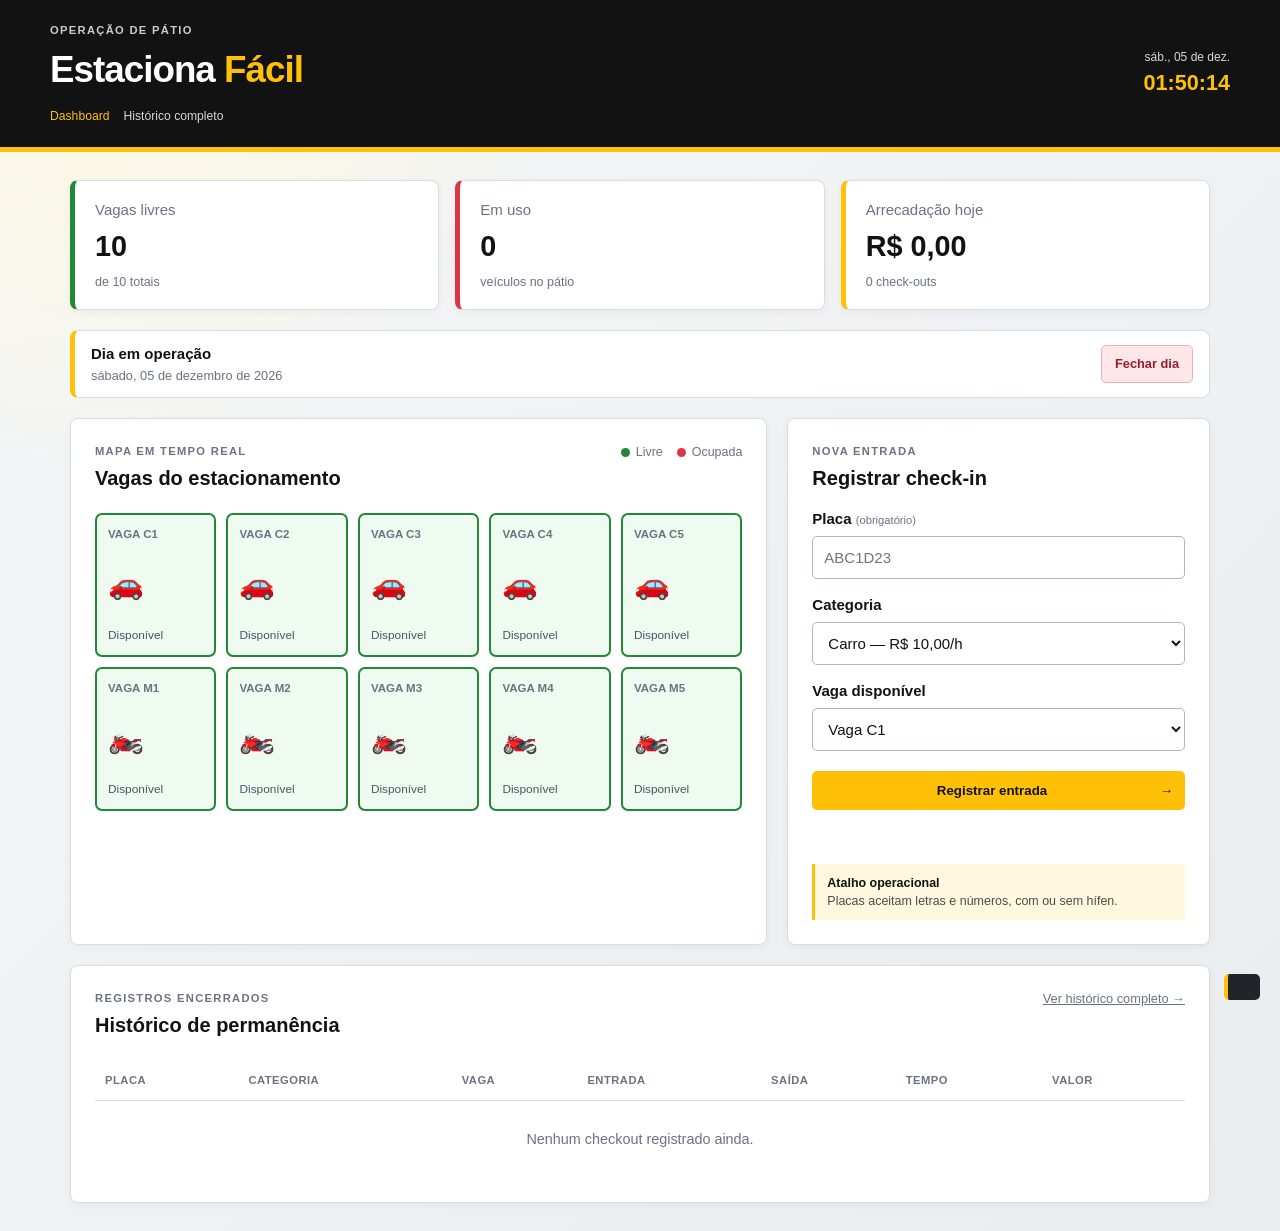
<file: public/index.html>
<!doctype html>
<html lang="pt-BR">
<head>
  <meta charset="utf-8">
  <meta name="viewport" content="width=device-width, initial-scale=1">
  <meta name="description" content="Dashboard local de controle do estacionamento Estaciona Fácil">
  <link rel="icon" type="image/svg+xml" href="favicon.svg">
  <title>Estaciona Fácil</title>
  <link rel="stylesheet" href="style.css">
</head>
<body>
  <header class="topbar">
    <div><p class="eyebrow">OPERAÇÃO DE PÁTIO</p><h1>Estaciona <span>Fácil</span></h1><nav class="main-nav" aria-label="Navegação principal"><a class="active" href="index.html">Dashboard</a><a href="historico.html">Histórico completo</a></nav></div>
    <div class="clock" aria-live="polite"><span id="current-date">--</span><strong id="current-time">--:--:--</strong></div>
  </header>
  <main class="container">
    <section class="summary" aria-label="Resumo do estacionamento">
      <article class="metric"><span>Vagas livres</span><strong id="free-count">10</strong><small>de 10 totais</small></article>
      <article class="metric occupied"><span>Em uso</span><strong id="occupied-count">0</strong><small>veículos no pátio</small></article>
      <article class="metric revenue"><span>Arrecadação hoje</span><strong id="revenue-total">R$ 0,00</strong><small id="checkout-count">0 check-outs</small></article>
    </section>

    <div class="day-bar"><div><strong id="day-status">Dia atual</strong><span id="day-label"></span></div><div class="day-actions"><button id="close-day" class="danger-button" type="button">Fechar dia</button><button id="new-day" class="primary small-button" type="button" hidden>Abrir novo dia</button></div></div>
    <div class="layout">
      <section class="panel parking-panel" aria-labelledby="parking-title">
        <div class="section-heading"><div><p class="eyebrow">MAPA EM TEMPO REAL</p><h2 id="parking-title">Vagas do estacionamento</h2></div><div class="legend"><span class="dot free-dot"></span>Livre <span class="dot busy-dot"></span>Ocupada</div></div>
        <div id="parking-grid" class="parking-grid"></div>
      </section>
      <aside class="panel checkin-panel" aria-labelledby="checkin-title">
        <p class="eyebrow">NOVA ENTRADA</p><h2 id="checkin-title">Registrar check-in</h2>
        <form id="checkin-form" novalidate>
          <label for="plate">Placa <span>(obrigatório)</span></label>
          <input id="plate" name="plate" maxlength="8" placeholder="ABC1D23" autocomplete="off" required>
          <label for="category">Categoria</label>
          <select id="category" name="category"><option value="car">Carro — R$ 10,00/h</option><option value="motorcycle">Moto — R$ 8,00/h</option></select>
          <label for="slot">Vaga disponível</label>
          <select id="slot" name="slot" required></select>
          <button class="primary" type="submit">Registrar entrada <span aria-hidden="true">→</span></button>
          <p id="form-message" class="form-message" role="alert"></p>
        </form>
        <div class="tip"><strong>Atalho operacional</strong><br>Placas aceitam letras e números, com ou sem hífen.</div>
      </aside>
    </div>

    <section class="panel history-panel" aria-labelledby="history-title">
      <div class="section-heading"><div><p class="eyebrow">REGISTROS ENCERRADOS</p><h2 id="history-title">Histórico de permanência</h2></div><a class="text-button" href="historico.html">Ver histórico completo →</a></div>
      <div class="table-wrap"><table><thead><tr><th>Placa</th><th>Categoria</th><th>Vaga</th><th>Entrada</th><th>Saída</th><th>Tempo</th><th>Valor</th></tr></thead><tbody id="history-body"></tbody></table></div>
      <div id="history-empty" class="empty-state">Nenhum checkout registrado ainda.</div>
    </section>
  </main>
  <div id="toast" class="toast" role="status" aria-live="polite"></div>
  <script src="storage.js"></script>
  <script src="billing.js"></script>
  <script src="app.js"></script>
</body>
</html>
</file>
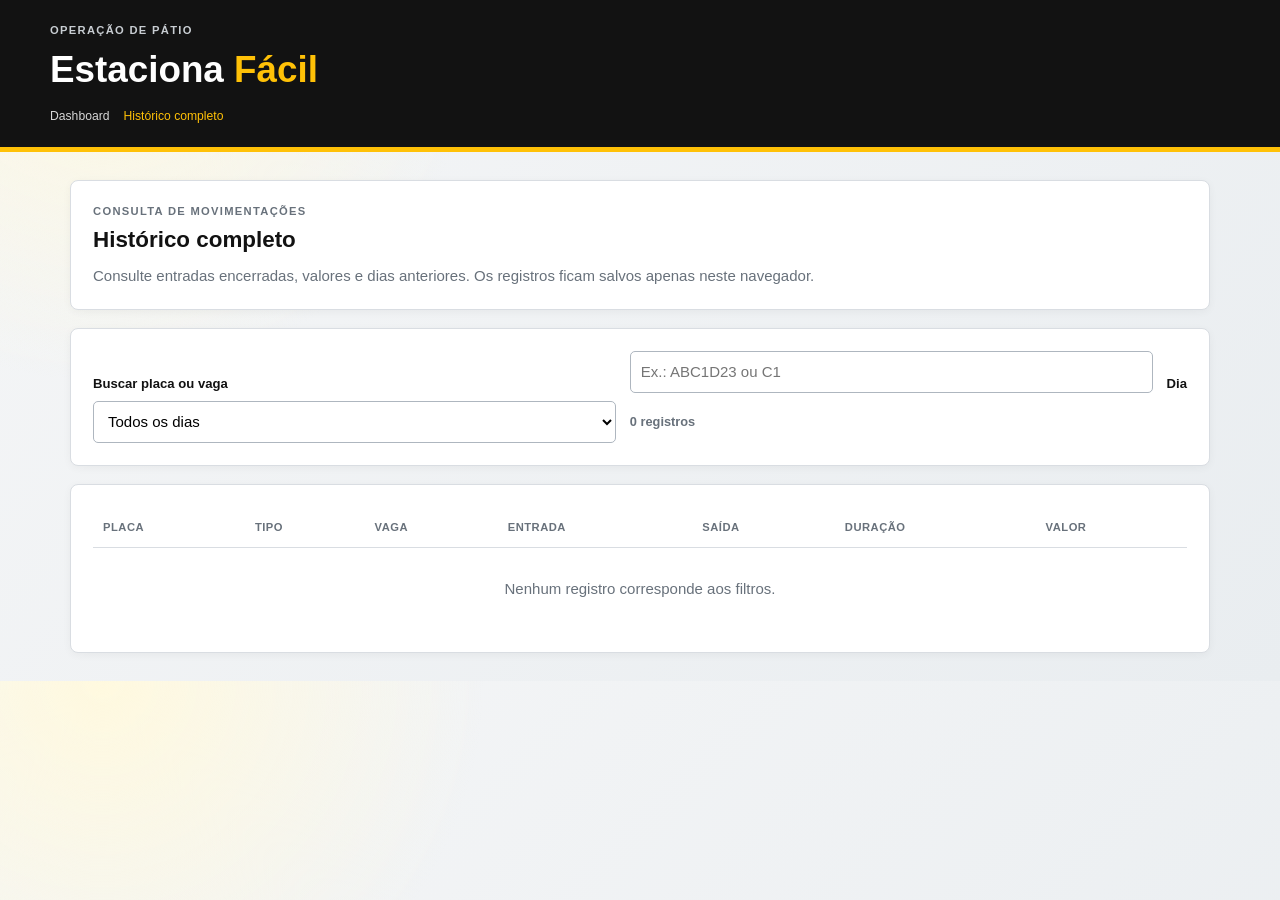
<file: public/historico.html>
<!doctype html>
<html lang="pt-BR"><head><meta charset="utf-8"><meta name="viewport" content="width=device-width, initial-scale=1"><meta name="description" content="Histórico completo do Estaciona Fácil"><link rel="icon" type="image/svg+xml" href="favicon.svg"><link rel="stylesheet" href="historico.css"><title>Histórico — Estaciona Fácil</title></head>
<body><header class="topbar"><div><p class="eyebrow">OPERAÇÃO DE PÁTIO</p><h1>Estaciona <span>Fácil</span></h1><nav aria-label="Navegação principal"><a href="index.html">Dashboard</a><a class="active" href="historico.html">Histórico completo</a></nav></div></header>
<main class="container"><section class="panel intro"><p class="eyebrow">CONSULTA DE MOVIMENTAÇÕES</p><h2>Histórico completo</h2><p>Consulte entradas encerradas, valores e dias anteriores. Os registros ficam salvos apenas neste navegador.</p></section>
<section class="panel filters" aria-label="Filtros do histórico"><label for="search">Buscar placa ou vaga</label><input id="search" type="search" placeholder="Ex.: ABC1D23 ou C1" autocomplete="off"><label for="day-filter">Dia</label><select id="day-filter"><option value="all">Todos os dias</option></select><strong id="result-count"></strong></section>
<section class="panel"><div class="table-wrap"><table><thead><tr><th>Placa</th><th>Tipo</th><th>Vaga</th><th>Entrada</th><th>Saída</th><th>Duração</th><th>Valor</th></tr></thead><tbody id="history-body"></tbody></table></div><div id="empty" class="empty">Nenhum registro corresponde aos filtros.</div></section></main><script src="storage.js"></script><script src="historico.js"></script></body></html>
</file>
<file: public/style.css>
:root{--ink:#121212;--dark:#212529;--muted:#6b7280;--line:#d9dde2;--yellow:#ffc107;--red:#dc3545;--green:#218838;--paper:#f5f6f7}*{box-sizing:border-box}body{margin:0;background:var(--paper);color:var(--ink);font:15px/1.45 Arial,sans-serif}.topbar{background:var(--ink);color:#fff;padding:22px max(22px,calc((100% - 1180px)/2));display:flex;justify-content:space-between;align-items:center;border-bottom:5px solid var(--yellow)}h1,h2,p{margin:0}h1{font-size:clamp(1.6rem,3vw,2.3rem);letter-spacing:-1px}.topbar h1 span{color:var(--yellow)}h2{font-size:1.25rem}.eyebrow{font-size:.7rem;font-weight:800;letter-spacing:1.3px;color:var(--muted);margin-bottom:5px}.topbar .eyebrow{color:#c8cdd2}.clock{text-align:right;display:grid;gap:1px}.clock strong{font-size:1.35rem;color:var(--yellow);font-variant-numeric:tabular-nums}.clock span{font-size:.75rem;color:#d7d7d7}.container{max-width:1180px;margin:28px auto;padding:0 20px}.summary{display:grid;grid-template-columns:repeat(3,1fr);gap:16px;margin-bottom:20px}.metric,.panel{background:#fff;border:1px solid var(--line);border-radius:8px;box-shadow:0 2px 8px #1212120b}.metric{padding:18px 20px;border-left:5px solid var(--green)}.metric.occupied{border-left-color:var(--red)}.metric.revenue{border-left-color:var(--yellow)}.metric span,.metric small{display:block;color:var(--muted)}.metric strong{display:block;font-size:1.8rem;margin:5px 0;font-variant-numeric:tabular-nums}.layout{display:grid;grid-template-columns:1.65fr 1fr;gap:20px}.panel{padding:24px}.section-heading{display:flex;justify-content:space-between;align-items:flex-start;gap:12px;margin-bottom:20px}.legend{font-size:.78rem;color:var(--muted);display:flex;gap:6px;align-items:center}.dot{width:9px;height:9px;border-radius:50%;display:inline-block;margin-left:8px}.free-dot{background:var(--green)}.busy-dot{background:var(--red)}.parking-grid{display:grid;grid-template-columns:repeat(5,1fr);gap:10px}.slot{min-height:144px;border:2px solid var(--green);border-radius:7px;padding:11px;background:#effaf1;display:flex;flex-direction:column;justify-content:space-between}.slot.busy{background:#fff0f1;border-color:var(--red)}.slot-label{font-size:.72rem;font-weight:800;color:var(--muted)}.slot-icon{font-size:1.8rem}.slot.busy .slot-icon{filter:grayscale(1)}.slot-plate{font-weight:900;letter-spacing:.7px;font-size:1rem}.slot-meta{font-size:.74rem;color:#4b5563}.timer{font-variant-numeric:tabular-nums;font-weight:800;color:var(--red)}.slot-actions{display:flex;gap:5px}.slot-actions button{font:inherit;font-size:.7rem;border:1px solid var(--line);border-radius:4px;background:#fff;padding:4px 6px;cursor:pointer}.slot-actions button:hover{border-color:var(--ink)}label{display:block;font-weight:700;margin:15px 0 6px}label span{font-size:.7rem;color:var(--muted);font-weight:400}input,select{width:100%;height:43px;border:1px solid #aeb6bf;border-radius:5px;background:#fff;padding:0 11px;font:inherit;color:var(--ink)}input:focus,select:focus,button:focus-visible{outline:3px solid #ffda6a;outline-offset:2px}.primary{width:100%;border:0;border-radius:5px;background:var(--yellow);color:var(--ink);font-weight:800;padding:12px;margin-top:20px;cursor:pointer}.primary:hover{background:#eab000}.primary span{float:right}.form-message{min-height:22px;color:var(--red);font-size:.82rem;margin-top:10px}.tip{background:#fff8df;border-left:3px solid var(--yellow);padding:10px 12px;margin-top:22px;font-size:.78rem;color:#4b4b4b}.tip strong{color:var(--ink)}.history-panel{margin-top:20px}.text-button{border:0;background:none;text-decoration:underline;cursor:pointer;color:var(--muted);font:inherit;font-size:.8rem}.text-button:hover{color:var(--red)}.table-wrap{overflow-x:auto}table{width:100%;border-collapse:collapse;min-width:680px}th,td{text-align:left;padding:12px 10px;border-bottom:1px solid var(--line);font-size:.82rem}th{font-size:.7rem;text-transform:uppercase;letter-spacing:.5px;color:var(--muted)}.empty-state{text-align:center;padding:28px;color:var(--muted);font-size:.9rem}.toast{position:fixed;right:20px;bottom:20px;background:var(--dark);color:#fff;border-left:4px solid var(--yellow);padding:13px 16px;border-radius:5px;transform:translateY(120px);transition:.25s;z-index:2}.toast.show{transform:translateY(0)}@media(max-width:820px){.layout{grid-template-columns:1fr}.parking-grid{grid-template-columns:repeat(5,minmax(75px,1fr));overflow:auto}.slot{min-height:130px}.panel{padding:18px}}@media(max-width:520px){.topbar{padding:18px 16px}.clock{display:none}.container{padding:0 12px;margin-top:16px}.summary{gap:8px}.metric{padding:12px 10px}.metric strong{font-size:1.3rem}.metric small{font-size:.7rem}.parking-panel{overflow:hidden}.parking-grid{grid-template-columns:repeat(5,92px)}.section-heading{display:block}.legend{margin-top:10px}}
html,body{max-width:100%;overflow-x:hidden}.container,.layout,.panel,.parking-grid{min-width:0}.summary{grid-template-columns:repeat(3,minmax(0,1fr))}.layout{grid-template-columns:minmax(0,1.65fr) minmax(0,1fr)}.slot{min-width:0}.slot-plate{overflow-wrap:anywhere}.table-wrap{max-width:100%}.toast{max-width:calc(100vw - 40px)}
@media(max-width:520px){.parking-grid{grid-template-columns:repeat(2,minmax(0,1fr));gap:8px;overflow:visible}.slot{min-height:128px;padding:9px}.slot-icon{font-size:1.5rem}.slot-actions{flex-wrap:wrap}.table-wrap{overflow:visible}table{min-width:0}thead{display:none}tbody,tr,td{display:block;width:100%}tr{border:1px solid var(--line);border-radius:6px;margin-bottom:10px;padding:7px;background:#fff}td{display:grid;grid-template-columns:5.5em minmax(0,1fr);gap:8px;padding:6px 4px;border-bottom:1px solid #edf0f2}td:last-child{border-bottom:0}td::before{font-size:.68rem;font-weight:800;text-transform:uppercase;color:var(--muted)}td:nth-child(1)::before{content:'Placa'}td:nth-child(2)::before{content:'Categoria'}td:nth-child(3)::before{content:'Vaga'}td:nth-child(4)::before{content:'Entrada'}td:nth-child(5)::before{content:'Saída'}td:nth-child(6)::before{content:'Tempo'}td:nth-child(7)::before{content:'Valor'}}
html,body{background:radial-gradient(circle at 8% 0%,#fff9df 0,transparent 28%),linear-gradient(135deg,#f5f6f7 0%,#e9edf0 100%)}.main-nav{display:flex;gap:14px;margin-top:11px}.main-nav a{color:#d7d7d7;text-decoration:none;font-size:.76rem}.main-nav a.active,.main-nav a:hover{color:var(--yellow)}.day-bar{display:flex;justify-content:space-between;align-items:center;gap:16px;background:#fff;border:1px solid var(--line);border-left:5px solid var(--yellow);border-radius:8px;padding:12px 16px;margin-bottom:20px}.day-bar strong,.day-bar span{display:block}.day-bar span{font-size:.8rem;color:var(--muted);margin-top:2px}.day-actions{display:flex;gap:8px;align-items:center}.danger-button,.small-button{border:0;border-radius:5px;padding:9px 13px;font:inherit;font-size:.8rem;font-weight:800;cursor:pointer}.danger-button{background:#ffe7e9;color:#9d1c2a;border:1px solid #f1adb5}.danger-button:hover{background:#f8cdd1}.small-button{margin-top:0;width:auto}.danger-button:disabled{opacity:.5;cursor:not-allowed}.estimate{font-size:.72rem;color:#7d1f2b;font-weight:700}@media(max-width:520px){.day-bar{align-items:flex-start;flex-direction:column}.day-actions{width:100%}.day-actions button{flex:1}}
</file>
<file: public/historico.css>
:root{--ink:#121212;--dark:#212529;--muted:#68717b;--line:#d9dde2;--yellow:#ffc107;--paper:#f1f3f5}*{box-sizing:border-box}html,body{margin:0;max-width:100%;overflow-x:hidden}body{background:radial-gradient(circle at 8% 0%,#fff9df 0,transparent 28%),linear-gradient(135deg,#f5f6f7,#e9edf0);color:var(--ink);font:15px/1.45 Arial,sans-serif}.topbar{background:var(--ink);color:#fff;padding:22px max(22px,calc((100% - 1180px)/2));border-bottom:5px solid var(--yellow)}h1,h2,p{margin:0}h1{font-size:clamp(1.6rem,3vw,2.3rem)}h1 span{color:var(--yellow)}h2{font-size:1.4rem}.eyebrow{font-size:.7rem;font-weight:800;letter-spacing:1.3px;color:var(--muted);margin-bottom:5px}.topbar .eyebrow{color:#c8cdd2}nav{display:flex;gap:14px;margin-top:11px}nav a{color:#d7d7d7;text-decoration:none;font-size:.76rem}nav a.active,nav a:hover{color:var(--yellow)}.container{max-width:1180px;margin:28px auto;padding:0 20px}.panel{background:#fff;border:1px solid var(--line);border-radius:8px;padding:22px;margin-bottom:18px;box-shadow:0 2px 8px #1212120b}.intro p:last-child{color:var(--muted);margin-top:8px}.filters{display:grid;grid-template-columns:1fr 1fr auto;gap:8px 14px;align-items:end}.filters label{font-weight:700;font-size:.82rem}.filters input,.filters select{height:42px;border:1px solid #aeb6bf;border-radius:5px;background:#fff;padding:0 10px;font:inherit}.filters strong{font-size:.8rem;color:var(--muted);padding-bottom:11px}.table-wrap{max-width:100%;overflow:auto}table{width:100%;border-collapse:collapse;min-width:680px}th,td{text-align:left;padding:12px 10px;border-bottom:1px solid var(--line);font-size:.82rem}th{font-size:.7rem;text-transform:uppercase;letter-spacing:.5px;color:var(--muted)}.empty{text-align:center;padding:30px;color:var(--muted)}@media(max-width:600px){.topbar{padding:18px 16px}.container{padding:0 12px;margin-top:16px}.filters{grid-template-columns:1fr}.filters strong{padding:4px 0 0}.table-wrap{overflow:visible}table{min-width:0}thead{display:none}tbody,tr,td{display:block;width:100%}tr{border:1px solid var(--line);border-radius:6px;margin-bottom:10px;padding:7px}td{display:grid;grid-template-columns:5.5em minmax(0,1fr);gap:8px;padding:6px 4px}td::before{font-size:.68rem;font-weight:800;text-transform:uppercase;color:var(--muted)}td:nth-child(1)::before{content:'Placa'}td:nth-child(2)::before{content:'Tipo'}td:nth-child(3)::before{content:'Vaga'}td:nth-child(4)::before{content:'Entrada'}td:nth-child(5)::before{content:'Saída'}td:nth-child(6)::before{content:'Duração'}td:nth-child(7)::before{content:'Valor'}}
</file>
